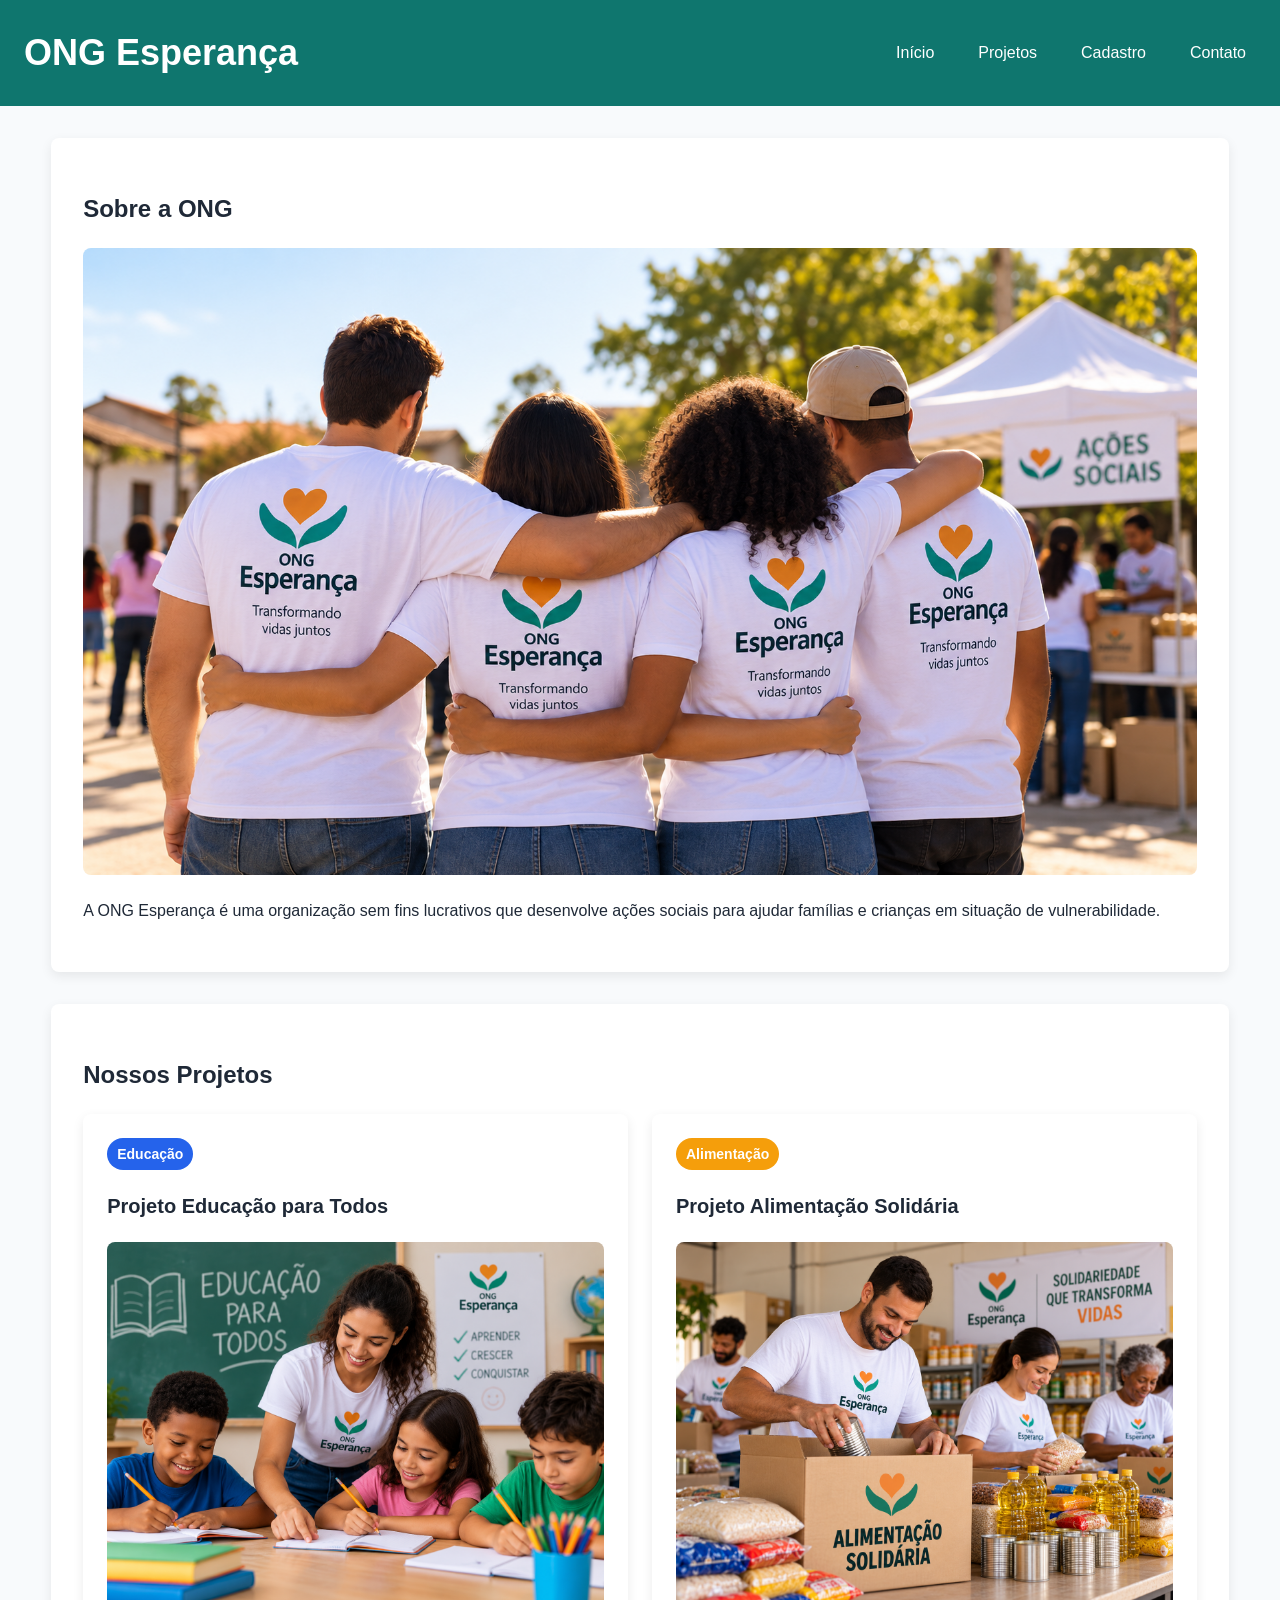
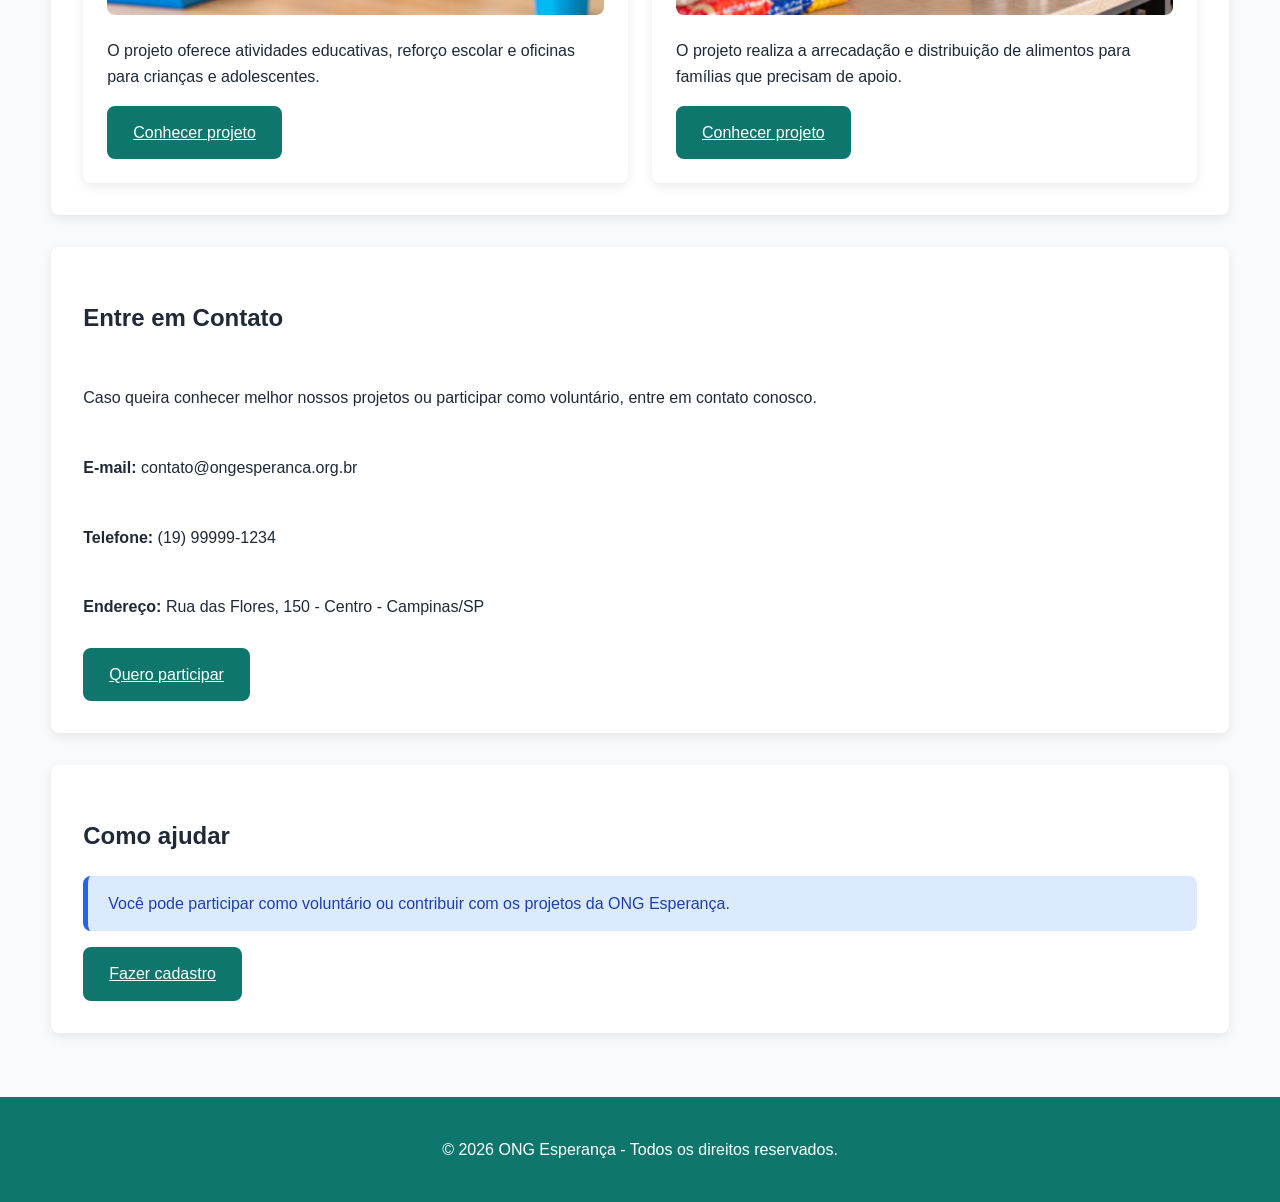
<file: index.html>
<!DOCTYPE html>
<html lang="pt-BR">

<head>
    <meta charset="UTF-8">
    <meta name="viewport" content="width=device-width, initial-scale=1.0">

    <title>ONG Esperança - Página Inicial</title>

    <link rel="stylesheet" href="css/styles.css">
</head>

<body>

    <header>
        <h1>ONG Esperança</h1>

        <button
            class="menu-toggle"
            type="button"
            aria-label="Abrir menu de navegação"
            aria-expanded="false">
            ☰
        </button>

        <nav aria-label="Navegação principal">
            <a href="index.html">Início</a>
            <a href="projetos.html">Projetos</a>
            <a href="cadastro.html">Cadastro</a>
            <a href="#contato">Contato</a>
        </nav>
    </header>


    <main>

        <section id="sobre">
            <h2>Sobre a ONG</h2>

            <img
                src="img/ong-esperanca.jpg"
                alt="Voluntários da ONG Esperança reunidos durante uma ação social"
            >

            <p>
                A ONG Esperança é uma organização sem fins lucrativos
                que desenvolve ações sociais para ajudar famílias e
                crianças em situação de vulnerabilidade.
            </p>
        </section>


        <section id="projetos">
            <h2>Nossos Projetos</h2>

            <div class="cards">

                <article class="card">

                    <span class="badge badge-educacao">
                        Educação
                    </span>

                    <h3>Projeto Educação para Todos</h3>

                    <img
                        src="img/projeto-educacao.jpg"
                        alt="Crianças participando de uma atividade educacional da ONG"
                    >

                    <p>
                        O projeto oferece atividades educativas,
                        reforço escolar e oficinas para crianças
                        e adolescentes.
                    </p>

                    <a
                        class="botao"
                        href="projetos.html">
                        Conhecer projeto
                    </a>

                </article>


                <article class="card">

                    <span class="badge badge-alimentacao">
                        Alimentação
                    </span>

                    <h3>Projeto Alimentação Solidária</h3>

                    <img
                        src="img/alimentacao-solidaria.jpg"
                        alt="Voluntários preparando alimentos para distribuição às famílias"
                    >

                    <p>
                        O projeto realiza a arrecadação e distribuição
                        de alimentos para famílias que precisam de apoio.
                    </p>

                    <a
                        class="botao"
                        href="projetos.html">
                        Conhecer projeto
                    </a>

                </article>

            </div>
        </section>


        <section id="contato">
            <h2>Entre em Contato</h2>

            <p>
                Caso queira conhecer melhor nossos projetos ou participar
                como voluntário, entre em contato conosco.
            </p>

            <p>
                <strong>E-mail:</strong>
                contato@ongesperanca.org.br
            </p>

            <p>
                <strong>Telefone:</strong>
                (19) 99999-1234
            </p>

            <p>
                <strong>Endereço:</strong>
                Rua das Flores, 150 - Centro - Campinas/SP
            </p>

            <a
                class="botao"
                href="cadastro.html">
                Quero participar
            </a>
        </section>


        <section>
            <h2>Como ajudar</h2>

            <div class="alerta alerta-info">
                Você pode participar como voluntário ou contribuir
                com os projetos da ONG Esperança.
            </div>

            <a
                class="botao"
                href="cadastro.html">
                Fazer cadastro
            </a>
        </section>

    </main>


    <footer>
        <p>
            © 2026 ONG Esperança -
            Todos os direitos reservados.
        </p>
    </footer>


    <script src="js/script.js"></script>

</body>

</html>
</file>
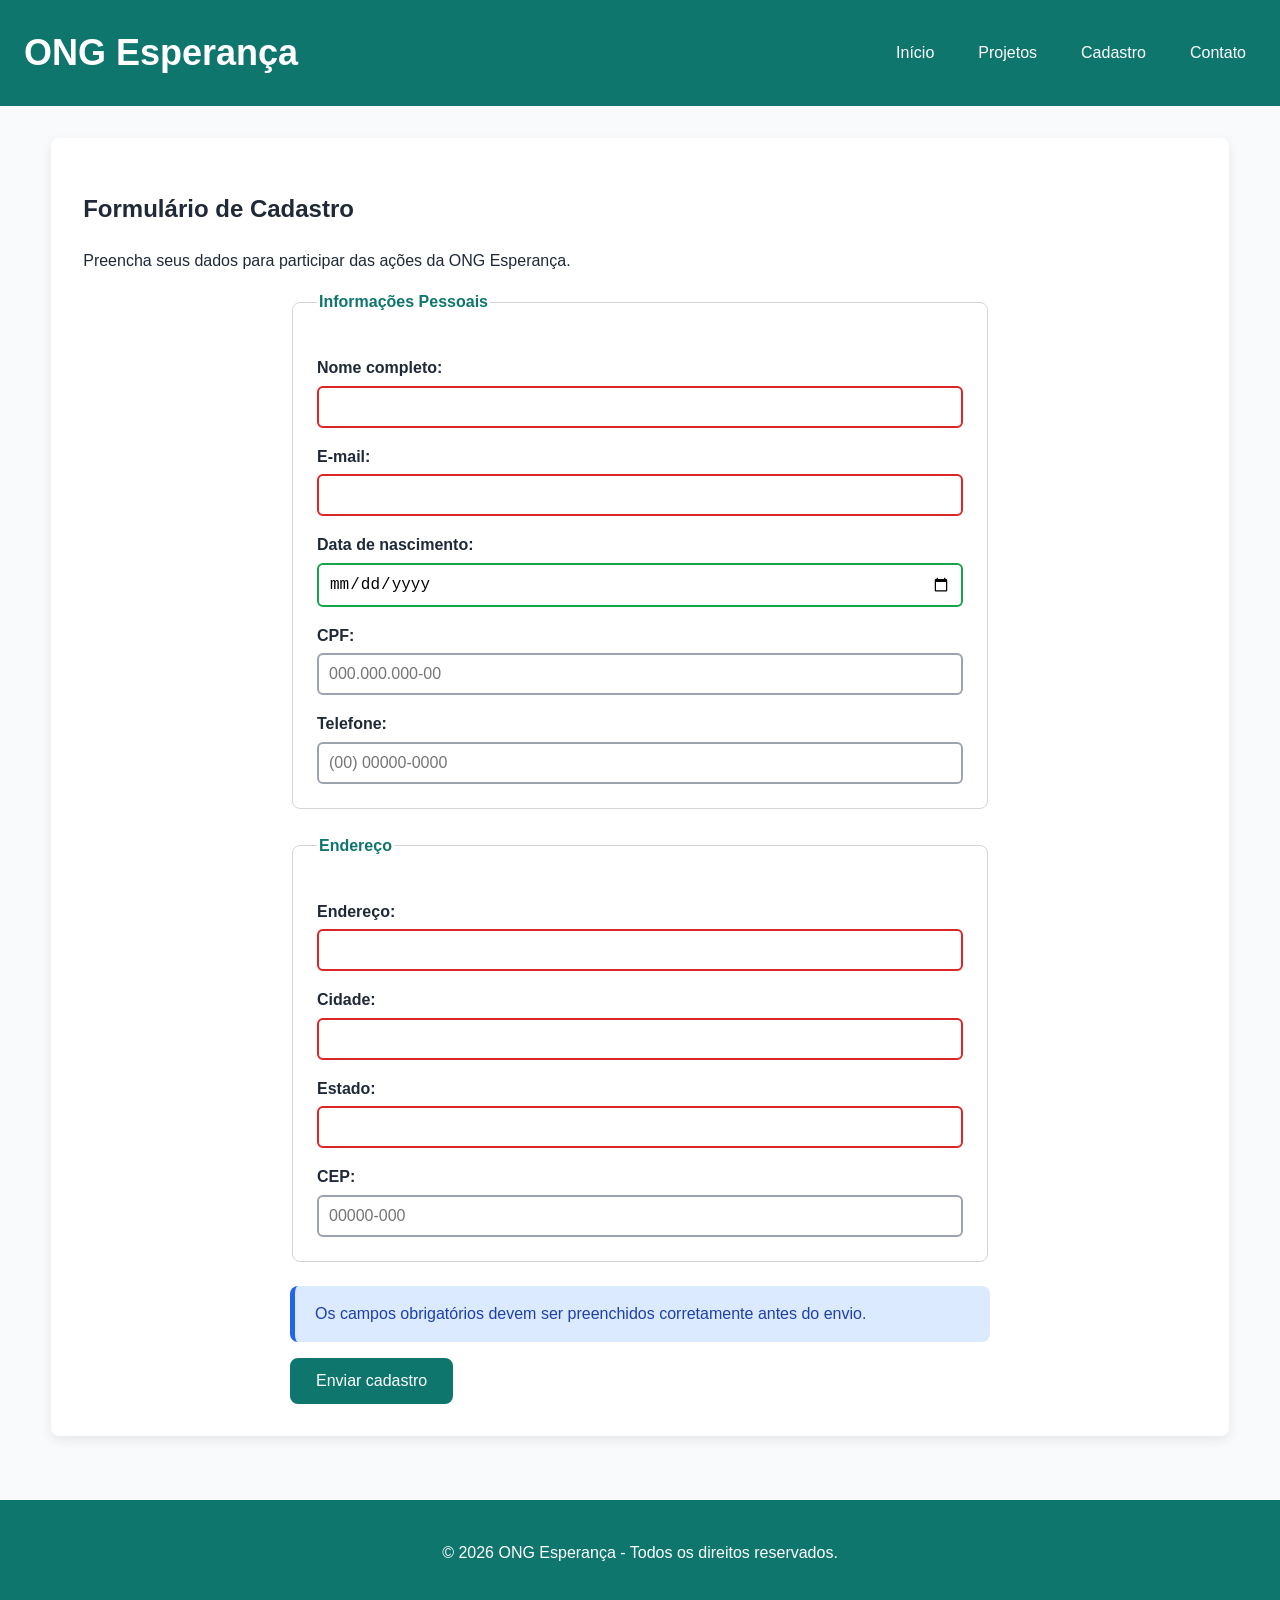
<file: cadastro.html>
<!DOCTYPE html>
<html lang="pt-BR">

<head>
    <meta charset="UTF-8">
    <meta name="viewport" content="width=device-width, initial-scale=1.0">

    <title>Cadastro - ONG Esperança</title>

    <link rel="stylesheet" href="css/styles.css">
</head>

<body>

    <header>
        <h1>ONG Esperança</h1>

        <button
            class="menu-toggle"
            type="button"
            aria-label="Abrir menu de navegação"
            aria-expanded="false">
            ☰
        </button>

        <nav aria-label="Navegação principal">
            <a href="index.html">Início</a>
            <a href="projetos.html">Projetos</a>
            <a href="cadastro.html">Cadastro</a>
            <a href="index.html#contato">Contato</a>
        </nav>
    </header>

    <main>

        <section>
            <h2>Formulário de Cadastro</h2>

            <p>
                Preencha seus dados para participar das ações da ONG Esperança.
            </p>

            <form>

                <fieldset>
                    <legend>Informações Pessoais</legend>

                    <label for="nome">
                        Nome completo:
                    </label>

                    <input
                        type="text"
                        id="nome"
                        name="nome"
                        required
                    >

                    <label for="email">
                        E-mail:
                    </label>

                    <input
                        type="email"
                        id="email"
                        name="email"
                        required
                    >

                    <label for="nascimento">
                        Data de nascimento:
                    </label>

                    <input
                        type="date"
                        id="nascimento"
                        name="nascimento"
                    >

                    <label for="cpf">
                        CPF:
                    </label>

                    <input
                        type="text"
                        id="cpf"
                        name="cpf"
                        pattern="[0-9]{3}\.[0-9]{3}\.[0-9]{3}-[0-9]{2}"
                        placeholder="000.000.000-00"
                        title="Formato: 000.000.000-00"
                        required
                    >

                    <label for="telefone">
                        Telefone:
                    </label>

                    <input
                        type="tel"
                        id="telefone"
                        name="telefone"
                        pattern="\([0-9]{2}\) [0-9]{5}-[0-9]{4}"
                        placeholder="(00) 00000-0000"
                        title="Formato: (00) 00000-0000"
                        required
                    >
                </fieldset>


                <fieldset>
                    <legend>Endereço</legend>

                    <label for="endereco">
                        Endereço:
                    </label>

                    <input
                        type="text"
                        id="endereco"
                        name="endereco"
                        required
                    >

                    <label for="cidade">
                        Cidade:
                    </label>

                    <input
                        type="text"
                        id="cidade"
                        name="cidade"
                        required
                    >

                    <label for="estado">
                        Estado:
                    </label>

                    <input
                        type="text"
                        id="estado"
                        name="estado"
                        required
                    >

                    <label for="cep">
                        CEP:
                    </label>

                    <input
                        type="text"
                        id="cep"
                        name="cep"
                        pattern="[0-9]{5}-[0-9]{3}"
                        placeholder="00000-000"
                        title="Formato: 00000-000"
                        required
                    >
                </fieldset>


                <div class="alerta alerta-info">
                    Os campos obrigatórios devem ser preenchidos corretamente
                    antes do envio.
                </div>

                <button
                    type="submit"
                    class="botao">
                    Enviar cadastro
                </button>

            </form>
        </section>

    </main>


    <footer>
        <p>
            © 2026 ONG Esperança -
            Todos os direitos reservados.
        </p>
    </footer>


    <script src="js/script.js"></script>

</body>

</html>
</file>
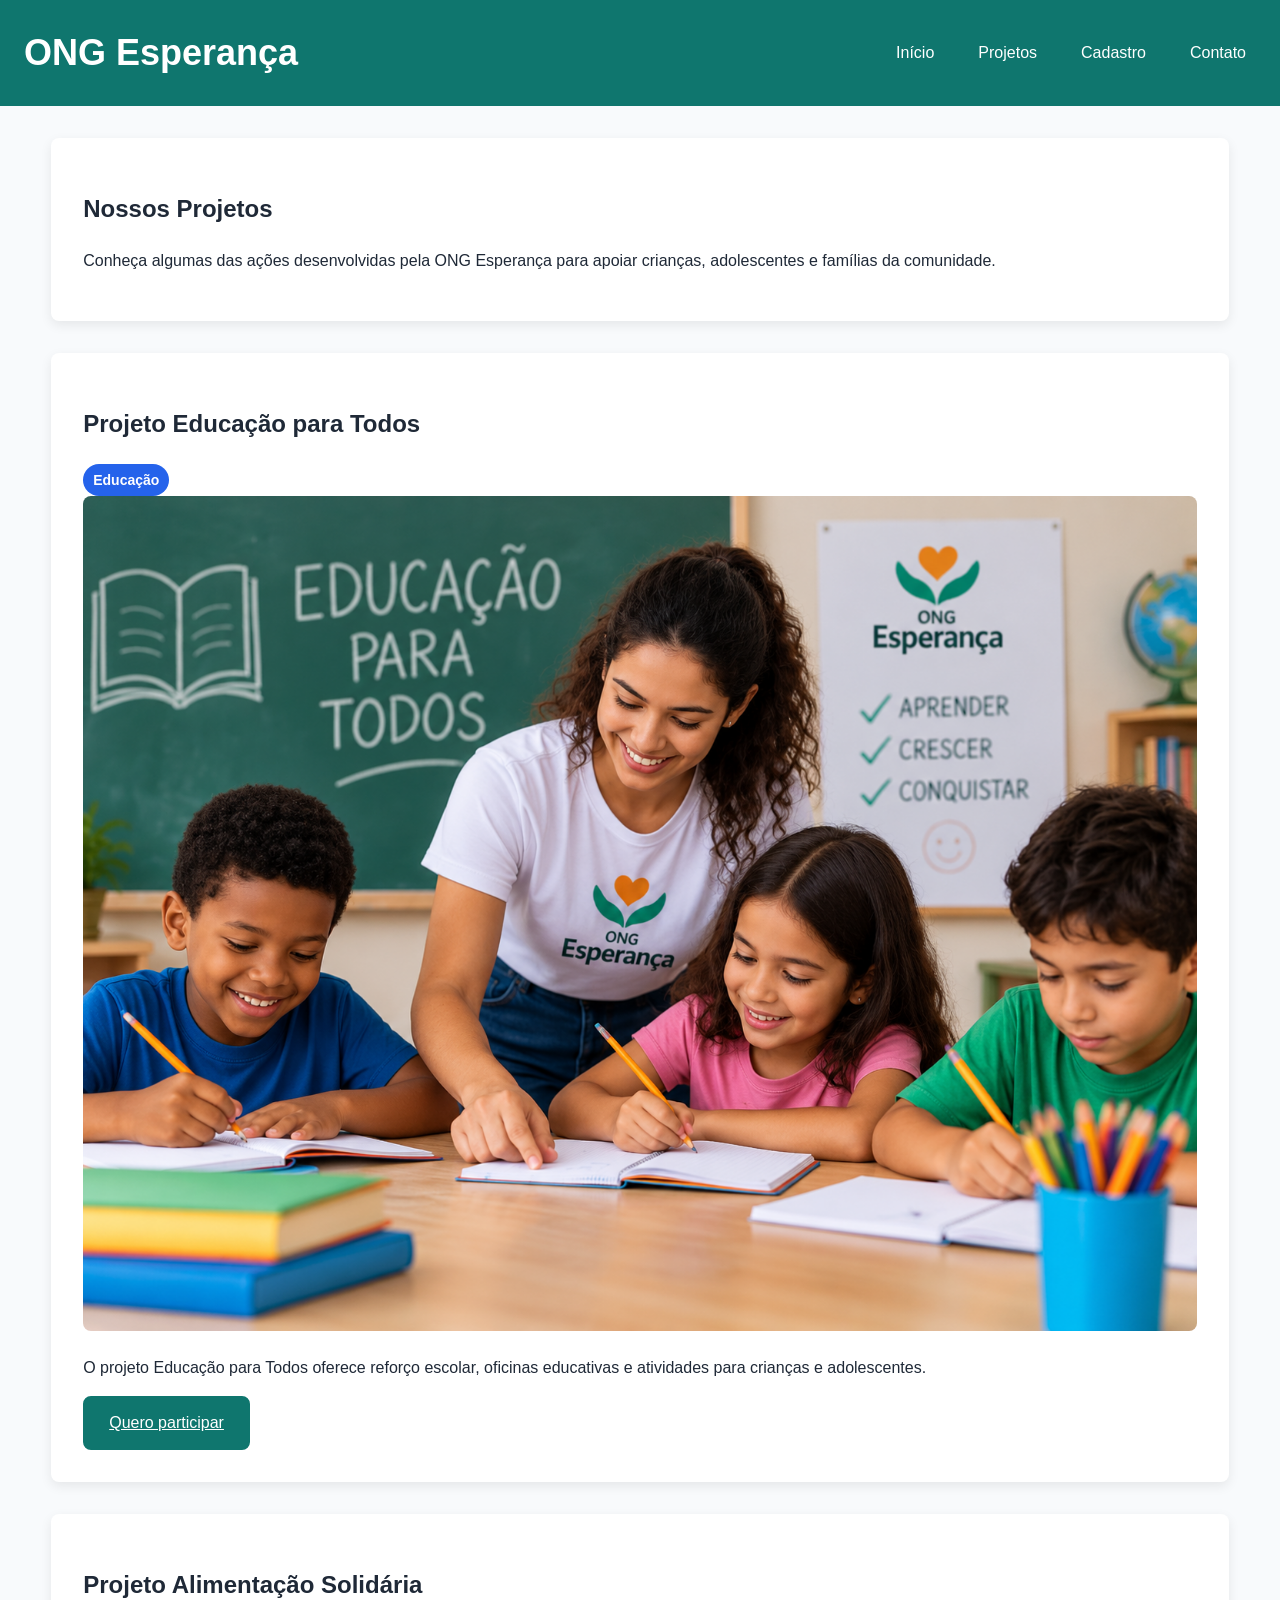
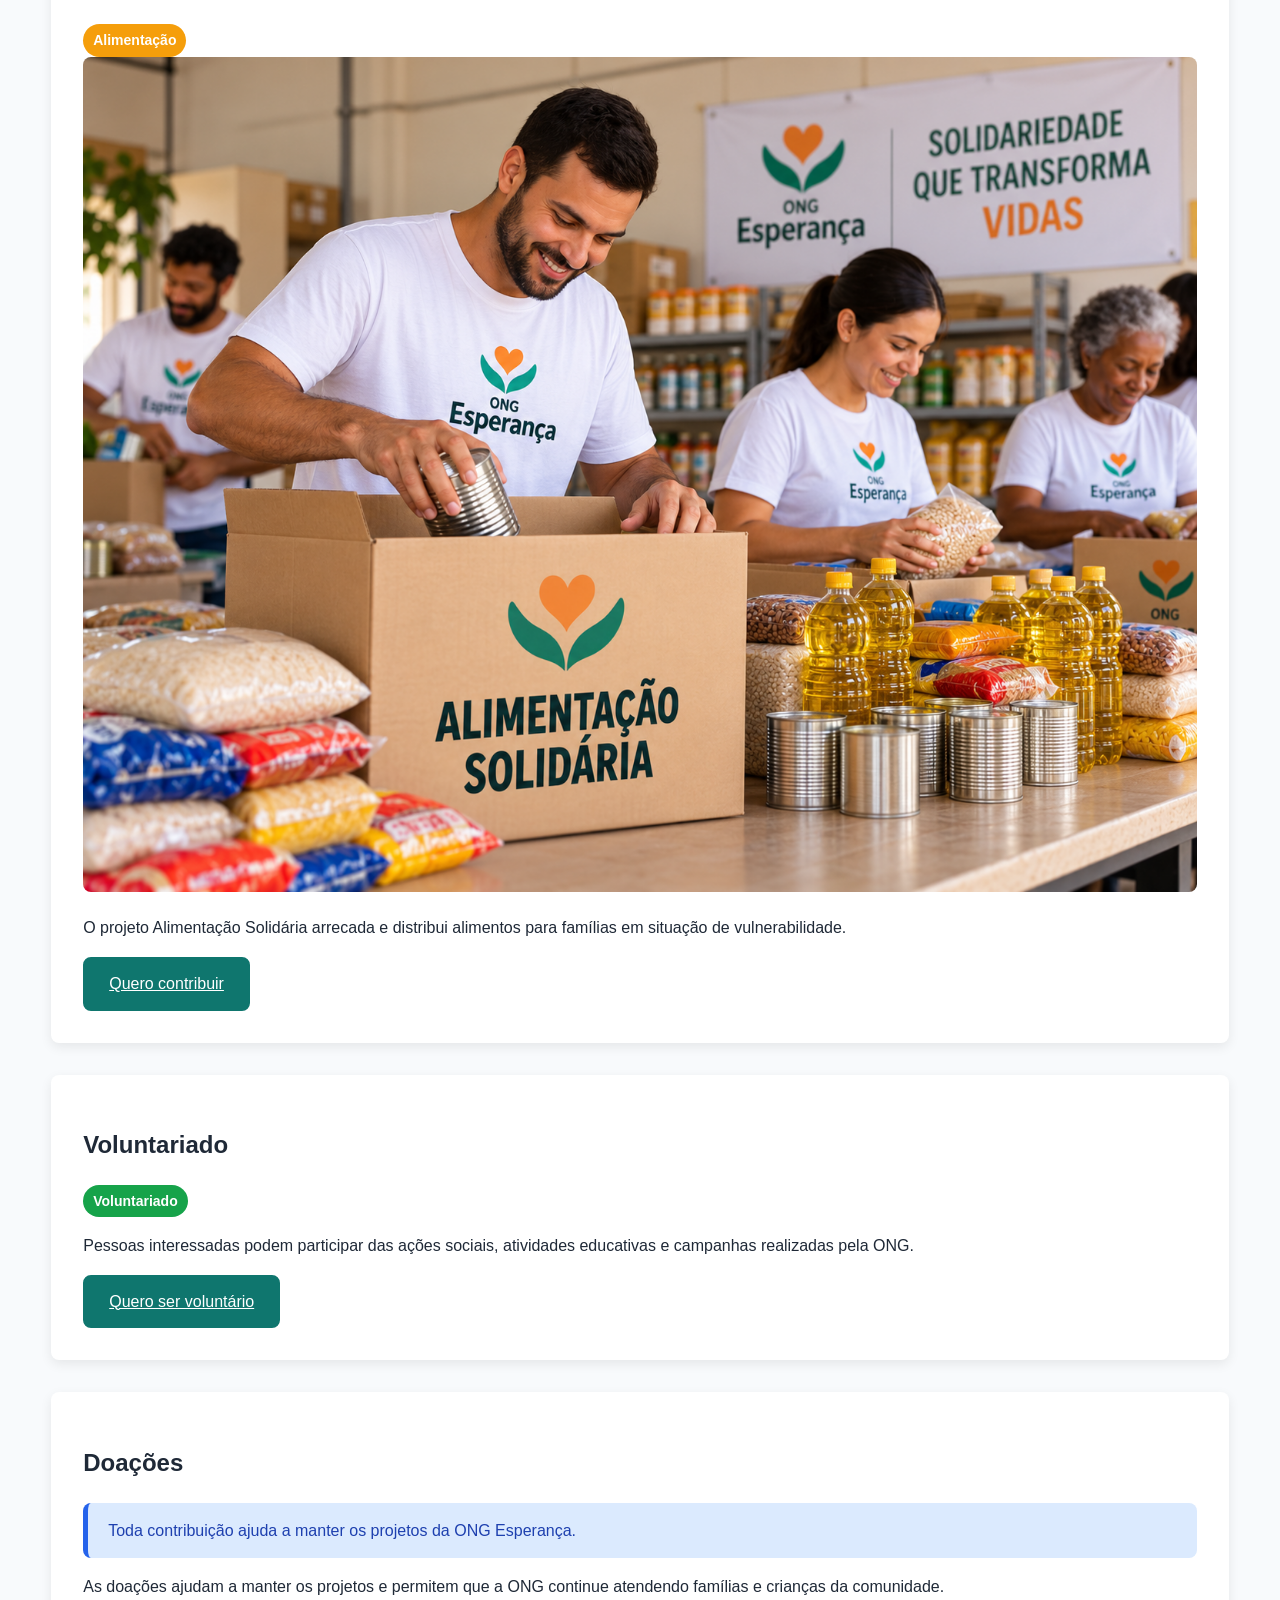
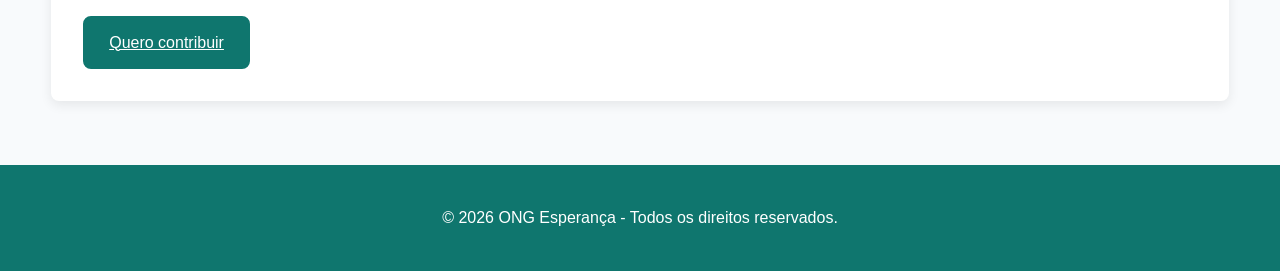
<file: projetos.html>
<!DOCTYPE html>
<html lang="pt-BR">

<head>
    <meta charset="UTF-8">
    <meta name="viewport" content="width=device-width, initial-scale=1.0">

    <title>Projetos - ONG Esperança</title>

    <link rel="stylesheet" href="css/styles.css">
</head>

<body>

    <header>
        <h1>ONG Esperança</h1>

        <button
            class="menu-toggle"
            type="button"
            aria-label="Abrir menu de navegação"
            aria-expanded="false">
            ☰
        </button>

        <nav aria-label="Navegação principal">
            <a href="index.html">Início</a>
            <a href="projetos.html">Projetos</a>
            <a href="cadastro.html">Cadastro</a>
            <a href="index.html#contato">Contato</a>
        </nav>
    </header>

    <main>

        <section>
            <h2>Nossos Projetos</h2>

            <p>
                Conheça algumas das ações desenvolvidas pela ONG Esperança
                para apoiar crianças, adolescentes e famílias da comunidade.
            </p>
        </section>


        <section>
            <h2>Projeto Educação para Todos</h2>

            <span class="badge badge-educacao">
                Educação
            </span>

            <img
                src="img/projeto-educacao.jpg"
                alt="Crianças participando de atividades educacionais da ONG Esperança"
            >

            <p>
                O projeto Educação para Todos oferece reforço escolar,
                oficinas educativas e atividades para crianças e adolescentes.
            </p>

            <a
                class="botao"
                href="cadastro.html">
                Quero participar
            </a>
        </section>


        <section>
            <h2>Projeto Alimentação Solidária</h2>

            <span class="badge badge-alimentacao">
                Alimentação
            </span>

            <img
                src="img/alimentacao-solidaria.jpg"
                alt="Voluntários organizando alimentos para doação"
            >

            <p>
                O projeto Alimentação Solidária arrecada e distribui alimentos
                para famílias em situação de vulnerabilidade.
            </p>

            <a
                class="botao"
                href="cadastro.html">
                Quero contribuir
            </a>
        </section>


        <section>
            <h2>Voluntariado</h2>

            <span class="badge badge-voluntariado">
                Voluntariado
            </span>

            <p>
                Pessoas interessadas podem participar das ações sociais,
                atividades educativas e campanhas realizadas pela ONG.
            </p>

            <a
                class="botao"
                href="cadastro.html">
                Quero ser voluntário
            </a>
        </section>


        <section>
            <h2>Doações</h2>

            <div class="alerta alerta-info">
                Toda contribuição ajuda a manter os projetos da ONG Esperança.
            </div>

            <p>
                As doações ajudam a manter os projetos e permitem que a ONG
                continue atendendo famílias e crianças da comunidade.
            </p>

            <a
                class="botao"
                href="cadastro.html">
                Quero contribuir
            </a>
        </section>

    </main>

    <footer>
        <p>
            © 2026 ONG Esperança -
            Todos os direitos reservados.
        </p>
    </footer>

    <script src="js/script.js"></script>

</body>

</html>
</file>
<file: css/styles.css>
/* =====================================================
   DESIGN SYSTEM - ONG ESPERANÇA
===================================================== */

:root {
    /* Cores principais */
    --cor-primaria: #0F766E;
    --cor-primaria-clara: #14B8A6;

    --cor-secundaria: #F59E0B;
    --cor-secundaria-clara: #FBBF24;

    /* Cores neutras */
    --cor-fundo: #F8FAFC;
    --cor-superficie: #FFFFFF;
    --cor-texto: #1F2937;
    --cor-texto-secundario: #6B7280;

    /* Cores de feedback */
    --cor-sucesso: #16A34A;
    --cor-erro: #DC2626;
    --cor-aviso: #D97706;
    --cor-info: #2563EB;

    /* Tipografia */
    --fonte-xs: 0.75rem;
    --fonte-sm: 0.875rem;
    --fonte-md: 1rem;
    --fonte-lg: 1.5rem;
    --fonte-xl: 2.25rem;

    /* Espaçamentos */
    --espaco-1: 0.5rem;
    --espaco-2: 1rem;
    --espaco-3: 1.5rem;
    --espaco-4: 2rem;
    --espaco-5: 3rem;

    /* Bordas */
    --raio: 8px;
}


/* =====================================================
   CONFIGURAÇÕES GERAIS
===================================================== */

* {
    box-sizing: border-box;
}

body {
    margin: 0;
    font-family: Arial, Helvetica, sans-serif;
    background-color: var(--cor-fundo);
    color: var(--cor-texto);
    line-height: 1.6;
}

img {
    max-width: 100%;
    height: auto;
    border-radius: var(--raio);
}

a {
    color: inherit;
}

h1 {
    font-size: var(--fonte-xl);
}

h2 {
    font-size: var(--fonte-lg);
}

h3 {
    font-size: 1.25rem;
}


/* =====================================================
   CABEÇALHO
===================================================== */

header {
    background-color: var(--cor-primaria);
    color: white;
    padding: var(--espaco-3);

    display: flex;
    justify-content: space-between;
    align-items: center;
    gap: var(--espaco-3);

    position: sticky;
    top: 0;
    z-index: 1000;
}

header h1 {
    margin: 0;
}


/* =====================================================
   MENU DE NAVEGAÇÃO
===================================================== */

nav {
    display: flex;
    align-items: center;
    gap: 24px;
    flex-wrap: wrap;
}

nav a {
    color: white;
    text-decoration: none;
    padding: 8px 10px;
    border-radius: 6px;
    transition: background-color 0.3s ease;
}

nav a:hover {
    background-color: var(--cor-primaria-clara);
}

nav a:focus {
    outline: 3px solid var(--cor-secundaria-clara);
    outline-offset: 2px;
}


/* =====================================================
   MENU HAMBÚRGUER
===================================================== */

.menu-toggle {
    display: none;
    background: none;
    border: none;
    color: white;
    font-size: 1.8rem;
    cursor: pointer;
}


/* =====================================================
   GRID DE 12 COLUNAS
===================================================== */

.container {
    width: min(1200px, 92%);
    margin: 0 auto;
    display: grid;
    grid-template-columns: repeat(12, 1fr);
    gap: 24px;
}

.col-12 {
    grid-column: span 12;
}

.col-6 {
    grid-column: span 6;
}

.col-4 {
    grid-column: span 4;
}


/* =====================================================
   CONTEÚDO PRINCIPAL
===================================================== */

main {
    width: min(1200px, 92%);
    margin: auto;
    padding: var(--espaco-4) 0;
}

section {
    background-color: var(--cor-superficie);
    margin-bottom: var(--espaco-4);
    padding: var(--espaco-4);
    border-radius: var(--raio);
    box-shadow: 0 4px 12px rgba(0, 0, 0, 0.08);
}


/* =====================================================
   CARDS DOS PROJETOS
===================================================== */

.cards {
    display: flex;
    gap: 24px;
    flex-wrap: wrap;
    align-items: stretch;
}

.card {
    background-color: var(--cor-superficie);
    padding: var(--espaco-3);
    border-radius: var(--raio);
    box-shadow: 0 4px 12px rgba(0, 0, 0, 0.08);

    flex: 1 1 300px;

    transition:
        transform 0.3s ease,
        box-shadow 0.3s ease;
}

.card:hover {
    transform: translateY(-4px);
    box-shadow: 0 8px 20px rgba(0, 0, 0, 0.12);
}


/* =====================================================
   BOTÕES
===================================================== */

button,
.botao {
    background-color: var(--cor-primaria);
    color: white;
    border: 2px solid var(--cor-primaria);
    display: inline-block;
width: auto;
    align-self: flex-start;
    padding: 12px 24px;

    border-radius: var(--raio);

    cursor: pointer;

    font-size: var(--fonte-md);

    transition:
        background-color 0.3s ease,
        transform 0.2s ease,
        border-color 0.3s ease;
}

button:hover,
.botao:hover {
    background-color: var(--cor-primaria-clara);
    border-color: var(--cor-primaria-clara);
}

button:focus,
.botao:focus {
    outline: 3px solid var(--cor-secundaria-clara);
    outline-offset: 2px;
}

button:active,
.botao:active {
    transform: scale(0.97);
}

button:disabled,
.botao:disabled {
    opacity: 0.5;
    cursor: not-allowed;
}


/* =====================================================
   FORMULÁRIO
===================================================== */

form {
    max-width: 700px;
    margin: auto;
}

fieldset {
    border: 1px solid #D1D5DB;
    border-radius: var(--raio);

    padding: var(--espaco-3);
    margin-bottom: var(--espaco-3);
}

legend {
    font-weight: bold;
    color: var(--cor-primaria);
}

label {
    display: block;
    margin-top: var(--espaco-2);
    margin-bottom: 5px;

    font-weight: bold;
}

input,
select,
textarea {
    width: 100%;

    padding: 10px;

    border: 2px solid #9CA3AF;
    border-radius: 6px;

    font-size: var(--fonte-md);

    transition:
        border-color 0.3s ease,
        box-shadow 0.3s ease;
}

input:focus,
select:focus,
textarea:focus {
    outline: none;

    border-color: var(--cor-secundaria);

    box-shadow: 0 0 0 3px rgba(245, 158, 11, 0.25);
}


/* =====================================================
   VALIDAÇÃO DO FORMULÁRIO
===================================================== */

input:valid:not(:placeholder-shown) {
    border-color: var(--cor-sucesso);
}

input:invalid:not(:placeholder-shown) {
    border-color: var(--cor-erro);
}

/* Estados adicionados pelo JavaScript */

.erro {
    border-color: var(--cor-erro);
}

.sucesso {
    border-color: var(--cor-sucesso);
}

.campo-mensagem {
    display: block;
    margin-top: 5px;
    font-size: var(--fonte-sm);
    color: var(--cor-erro);
}

/* =====================================================
   BADGES
===================================================== */

.badge {
    display: inline-block;

    padding: 5px 10px;

    background-color: var(--cor-primaria-clara);
    color: white;

    border-radius: 20px;

    font-size: var(--fonte-sm);
    font-weight: bold;
}

.badge-educacao {
    background-color: var(--cor-info);
}

.badge-alimentacao {
    background-color: var(--cor-secundaria);
}

.badge-voluntariado {
    background-color: var(--cor-sucesso);
}


/* =====================================================
   ALERTAS
===================================================== */

.alerta {
    padding: 15px 20px;

    border-radius: var(--raio);

    margin: var(--espaco-2) 0;

    border-left: 5px solid;
}

.alerta-sucesso {
    background-color: #DCFCE7;
    color: #166534;
    border-color: var(--cor-sucesso);
}

.alerta-erro {
    background-color: #FEE2E2;
    color: #991B1B;
    border-color: var(--cor-erro);
}

.alerta-aviso {
    background-color: #FEF3C7;
    color: #92400E;
    border-color: var(--cor-aviso);
}

.alerta-info {
    background-color: #DBEAFE;
    color: #1E40AF;
    border-color: var(--cor-info);
}


/* =====================================================
   TOAST
===================================================== */

.toast {
    position: fixed;

    right: 20px;
    bottom: 20px;

    background-color: var(--cor-primaria);
    color: white;

    padding: 15px 20px;

    border-radius: var(--raio);

    box-shadow: 0 8px 24px rgba(0, 0, 0, 0.20);

    opacity: 0;
    transform: translateY(20px);

    pointer-events: none;

    transition:
        opacity 0.3s ease,
        transform 0.3s ease;
}

.toast.ativo {
    opacity: 1;
    transform: translateY(0);
}


/* =====================================================
   MODAL
===================================================== */

.modal-overlay {
    position: fixed;

    inset: 0;

    background-color: rgba(0, 0, 0, 0.55);

    display: none;

    align-items: center;
    justify-content: center;

    padding: 20px;

    z-index: 1000;
}

.modal-overlay.ativo {
    display: flex;
}

.modal {
    width: min(500px, 100%);

    background-color: white;

    padding: var(--espaco-4);

    border-radius: var(--raio);

    box-shadow: 0 15px 40px rgba(0, 0, 0, 0.25);
}

.modal h2 {
    margin-top: 0;
}


/* =====================================================
   ÁREA DE CONTATO
===================================================== */

#contato {
    display: flex;
    flex-direction: column;
    gap: 12px;
}


/* =====================================================
   RODAPÉ
===================================================== */

footer {
    background-color: var(--cor-primaria);
    color: white;

    text-align: center;

    padding: var(--espaco-3);
}


/* =====================================================
   BREAKPOINT 1 - 1200px
===================================================== */

@media (max-width: 1200px) {

    .container {
        gap: 20px;
    }

}


/* =====================================================
   BREAKPOINT 2 - 992px
===================================================== */

@media (max-width: 992px) {

    .col-4 {
        grid-column: span 6;
    }

}


/* =====================================================
   BREAKPOINT 3 - 768px
===================================================== */

@media (max-width: 768px) {

    header {
        flex-wrap: wrap;
    }

    .menu-toggle {
        display: block;
    }

    nav {
        display: none;

        width: 100%;

        flex-direction: column;

        align-items: flex-start;

        gap: 10px;
    }

    nav.ativo {
        display: flex;
    }

    .col-6,
    .col-4 {
        grid-column: span 12;
    }

    .cards {
        flex-direction: column;
    }

}


/* =====================================================
   BREAKPOINT 4 - 576px
===================================================== */

@media (max-width: 576px) {

    .container {
        gap: 16px;
    }

    section {
        padding: var(--espaco-3);
    }

    h1 {
        font-size: 1.8rem;
    }

    h2 {
        font-size: 1.3rem;
    }

}


/* =====================================================
   BREAKPOINT 5 - 360px
===================================================== */

@media (max-width: 360px) {

    .container {
        gap: 12px;
    }

    main {
        width: 95%;
    }

    section {
        padding: var(--espaco-2);
    }

    button,
    .botao {
        width: 100%;
    }

}
</file>
